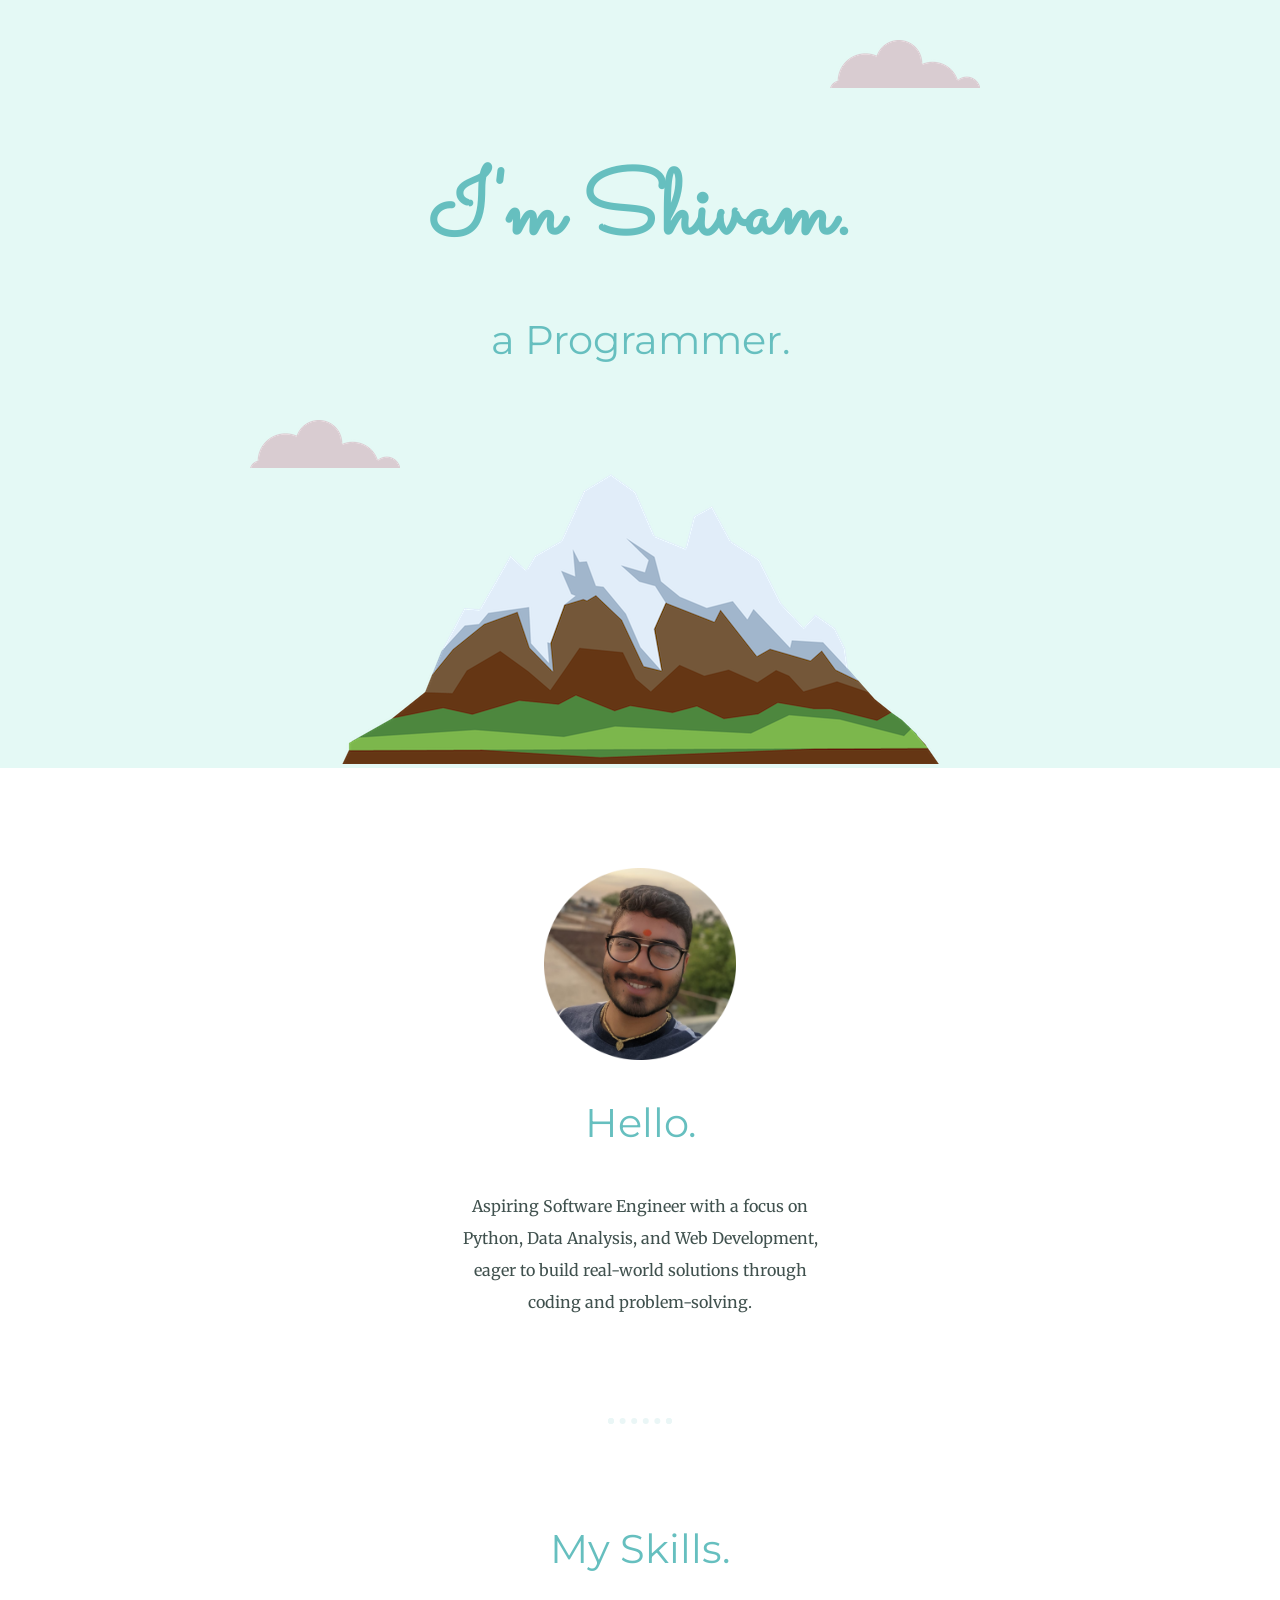
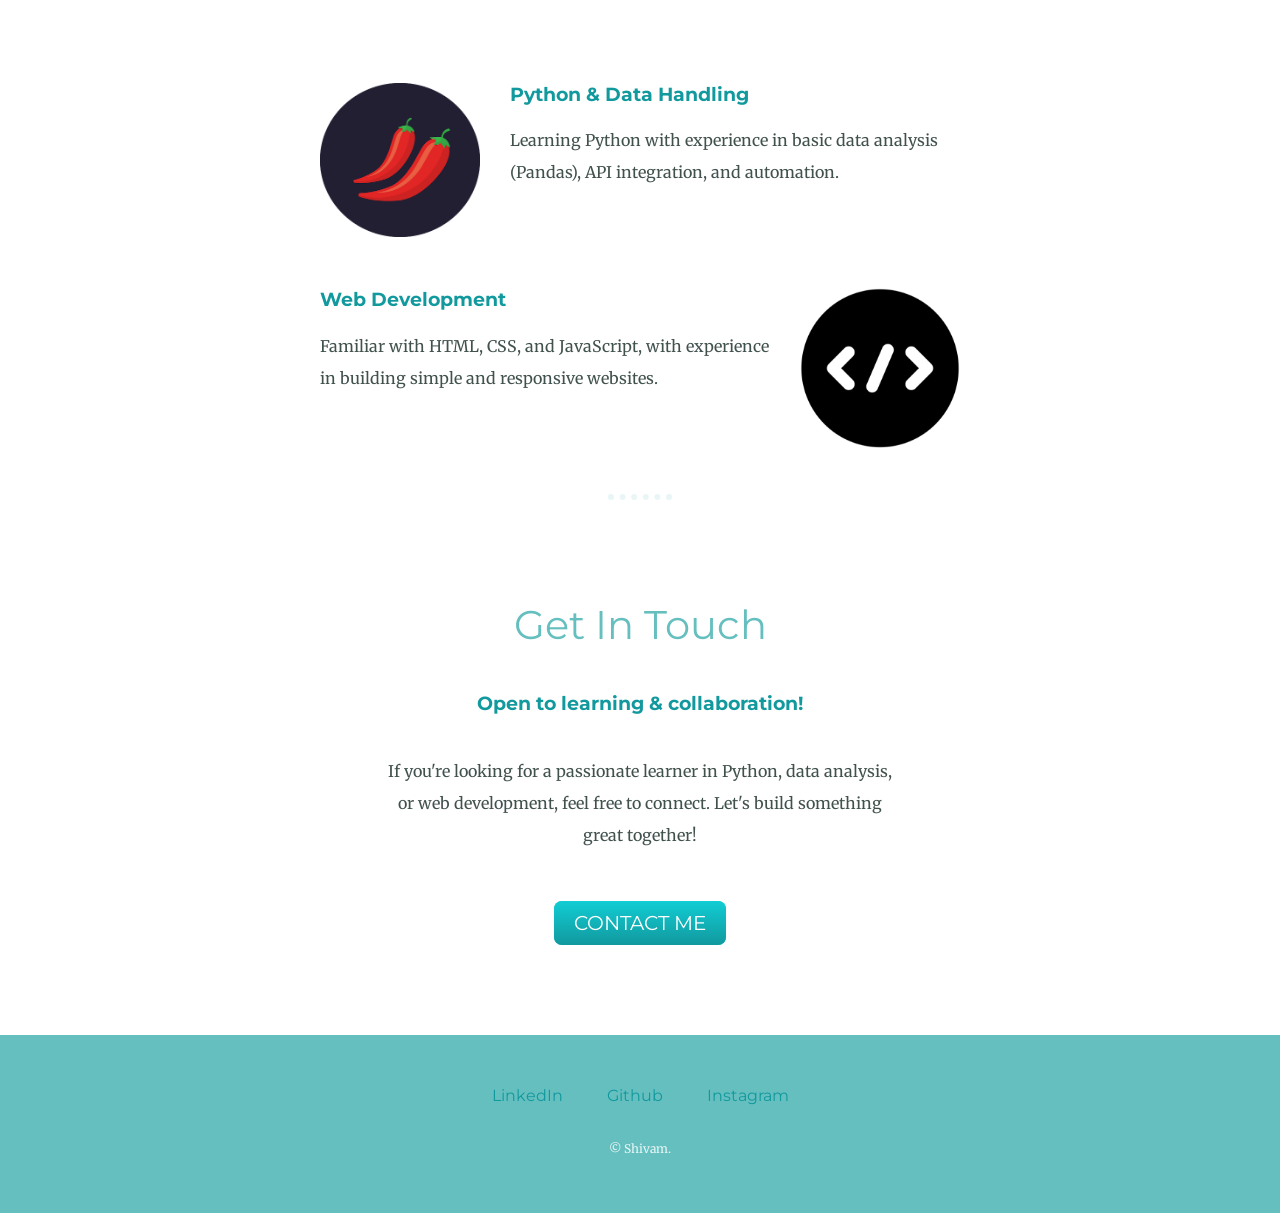
<file: index.html>
<!DOCTYPE html>
<html lang="en">
<head>
    <meta charset="UTF-8">
    <meta name="viewport" content="width=device-width, initial-scale=1.0">
    <title>Shivam</title>
    <link href="https://fonts.googleapis.com/css2?family=Merriweather:ital,opsz,wght@0,18..144,300..900;1,18..144,300..900&family=Montserrat:ital,wght@0,100..900;1,100..900&family=Sacramento&display=swap" rel="stylesheet">
    <link rel="stylesheet" href="style.css">
    <link rel="icon" href="favicon.ico">
</head>
<body>
    <div class="top-container">
        <img class="upper-cloud" src="img/cloud.png" alt="cloud-img">
        <h1>I'm Shivam.</h1>
        <h2>a Programmer.</h2>
        <img class="bottom-cloud" src="img/cloud.png" alt="cloud-img">
        <img src="img/mountain.png" alt="mountain-img">
    </div>
    <div class="middle-container">
        <div class="profile">
          <img class="profile-img" src="s-fotor-20250228172035.png" alt="profile_picture">
          <h2>Hello.</h2>
          <p class="bio">Aspiring Software Engineer with a focus on Python, Data Analysis, and Web Development, eager to build real-world solutions through coding and problem-solving.</p>
        </div>
        <hr>
        <div class="skills">
          <h2>My Skills.</h2>
          <div class="skill-row">
            <img class="chillies-img" src="img/chillies.png" alt="chillies-image">
            <h3>Python & Data Handling</h3>
            <p> Learning Python with experience in basic data analysis (Pandas), API integration, and automation.</p>
          </div>
          <div class="skill-row">
            <img class="codes-img" src="img/codes.png" alt="codes-image">
            <h3>Web Development</h3>
            <p>Familiar with HTML, CSS, and JavaScript, with experience in building simple and responsive websites.</p>
          </div>
        </div>
        <hr>
        <div class="contact-me">
          <h2>Get In Touch</h2>
          <h3>Open to learning & collaboration!</h3>
          <p class="contact-message">If you're looking for a passionate learner in Python, data analysis, or web development, feel free to connect. Let's build something great together!</p>
          <a class="btn" href="mailto:thakralshivam21@gmail.com">CONTACT ME</a>
        </div>
      </div>
      <div class="bottom-container">
        <a class="footer-link" href="https://www.linkedin.com/in/shivam-thakral-b4694920a/">LinkedIn</a>
        <a class="footer-link" href="https://github.com/shivam-1403">Github</a>
        <a class="footer-link" href="https://www.instagram.com/harivanshi.shivam_/">Instagram</a>
        <p class="copyright">© Shivam.</p>
      </div>
</body>
</html>
</file>
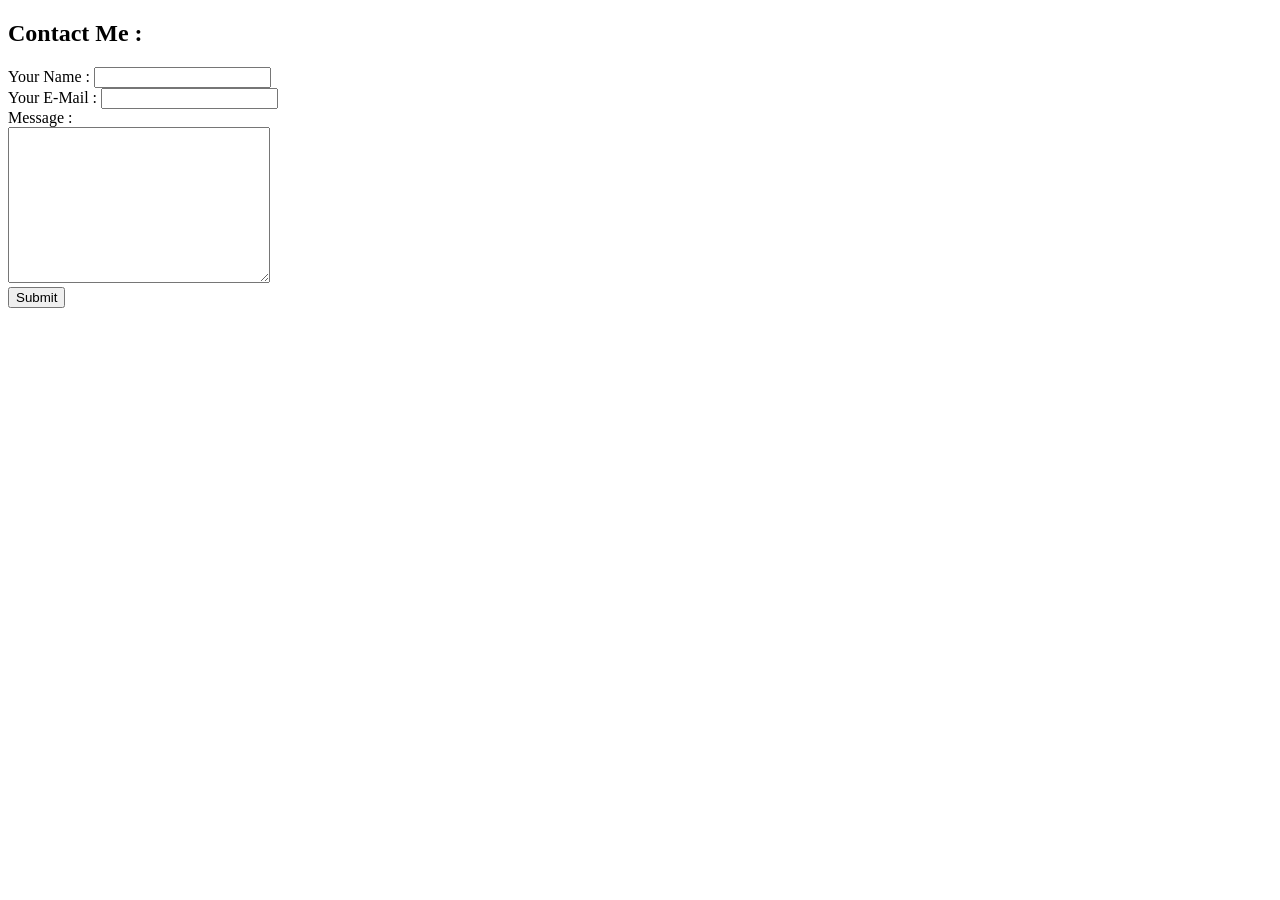
<file: contact.html>
<!DOCTYPE html>
<html lang="en">
<head>
    <meta charset="UTF-8">
    <meta name="viewport" content="width=device-width, initial-scale=1.0">
    <title>Shivam's Contact Page</title>
</head>
<body>
    <h2>Contact Me :</h2>
    <form action="mailto:thakralshivam21@gmail.com" method="post" enctype="text/plain">
        <label>Your Name : </label>
        <input type="text" name="yourName">
        <br>
        <label>Your E-Mail : </label>
        <input type="email" name="yourEmail">
        <br>
        <label>Message : </label>
        <br>
        <textarea name="yourMessage" rows="10" cols="30"></textarea>
        <br>
        <input type="submit">
    </form>
</body>
</html>
</file>
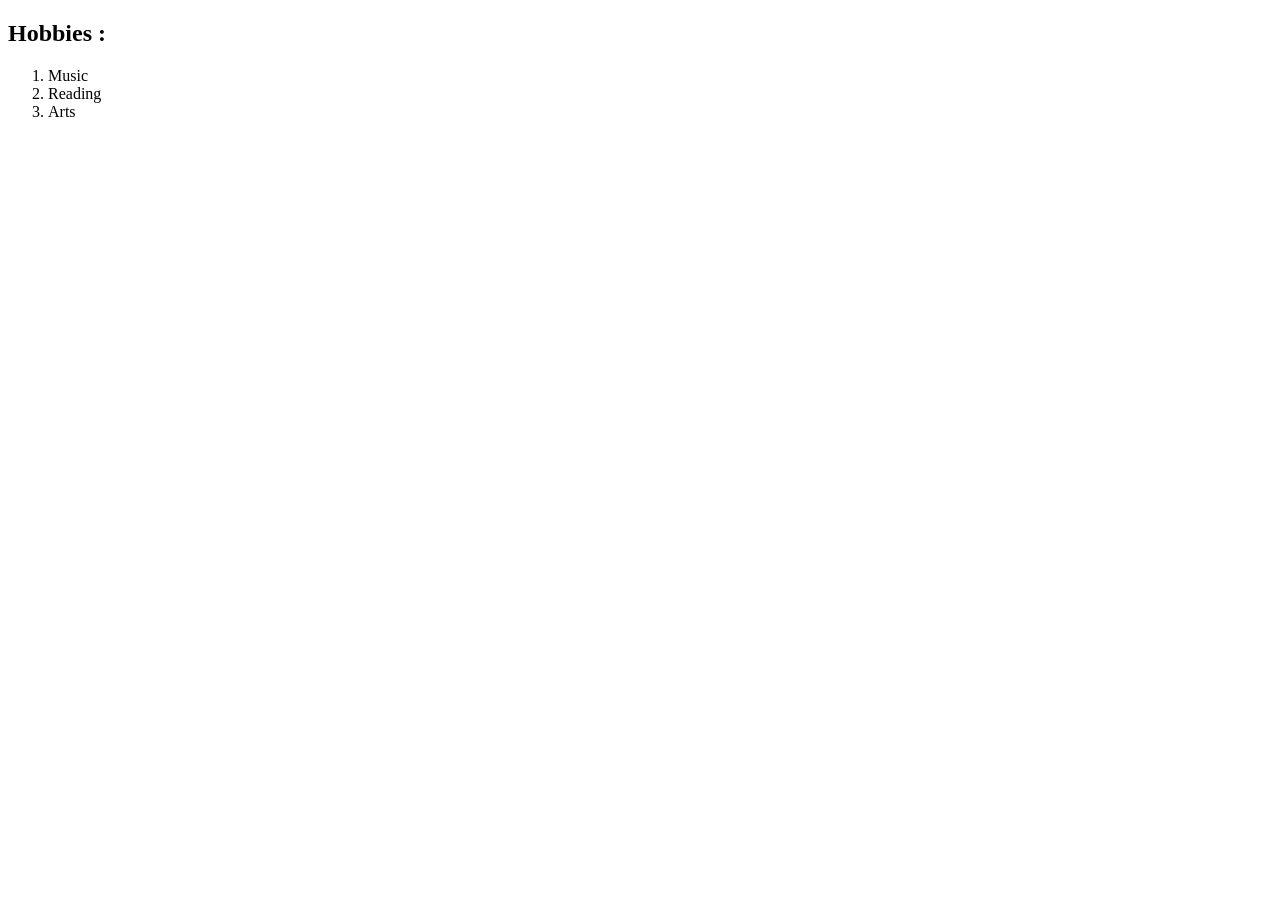
<file: hobbies.html>
<!DOCTYPE html>
<html lang="en">
<head>
    <meta charset="UTF-8">
    <meta name="viewport" content="width=device-width, initial-scale=1.0">
    <title>Hobbies</title>
</head>
<body>
    <h2>Hobbies :</h2>
    <ol>
        <li>Music</li>
        <li>Reading</li>
        <li>Arts</li>
    </ol>
</body>
</html>
</file>
<file: style.css>
body{
    color: #40514e;
    margin: 0px;
    text-align: center;
    font-family: "Merriweather", serif;
}

h1{
    color: #66bfbf;
    font-size: 5.625rem;
    margin: 50px auto 0 auto;
    font-family: "Sacramento", cursive;
}

h2{
    color: #66bfbf;
    font-size: 2.5rem;
    font-family: "Montserrat", sans-serif;
    font-weight: normal;
    padding-bottom: 10px;
}

h3{
    color: #11999e;
    font-family: "Montserrat", sans-serif;
}

p{
    line-height: 2;
}

hr{
    border: dotted #eaf6f6 6px;
    border-bottom: none;
    width: 4%;
    margin: 100px auto;
}

a{
    color: #11999e;
    font-family: "Montserrat", sans-serif;
    margin: 10px 20px;
    text-decoration: none;
}

a:hover{
    color: #eaf6f6;
}

.top-container{
    background-color: #e4f9f5;
    position: relative;
    padding-top: 100px;
}

.middle-container{
    margin: 100px 0;
}

.bottom-container{
    background-color: #66bfbf;
    padding: 50px 0 20px;
}

.upper-cloud{
    position: absolute;
    right: 300px;
    top: 40px;
}

.bottom-cloud{
    position: absolute;
    left: 250px;
    bottom: 300px;
}

.profile-img{
    width: 15%;
}

.chillies-img{
    width: 25%;
    float: left;
    margin-right: 30px;
}

.codes-img{
    width: 25%;
    float: right;
    margin-left: 30px;
}

.skill-row{
    width: 50%;
    margin : 100px auto;
    text-align: left;
}

.bio{
    width: 30%;
    margin: auto;
}

.contact-message{
    width: 40%;
    margin: 40px auto 60px;
}

.btn {
    background: #11cdd4;
    background-image: -webkit-linear-gradient(top, #11cdd4, #11999e);
    background-image: -moz-linear-gradient(top, #11cdd4, #11999e);
    background-image: -ms-linear-gradient(top, #11cdd4, #11999e);
    background-image: -o-linear-gradient(top, #11cdd4, #11999e);
    background-image: linear-gradient(to bottom, #11cdd4, #11999e);
    -webkit-border-radius: 8;
    -moz-border-radius: 8;
    border-radius: 8px;
    font-family: "Montserrat", sans-serif;
    color: #ffffff;
    font-size: 20px;
    padding: 10px 20px 10px 20px;
    text-decoration: none;
  }
  
  .btn:hover {
    background: #30e3cb;
    background-image: -webkit-linear-gradient(top, #30e3cb, #2bc4ad);
    background-image: -moz-linear-gradient(top, #30e3cb, #2bc4ad);
    background-image: -ms-linear-gradient(top, #30e3cb, #2bc4ad);
    background-image: -o-linear-gradient(top, #30e3cb, #2bc4ad);
    background-image: linear-gradient(to bottom, #30e3cb, #2bc4ad);
    text-decoration: none;
  }

  .copyright{
    color: #eaf6f6;
    font-size: 0.75rem;
    padding: 20px 0;
  }
</file>
